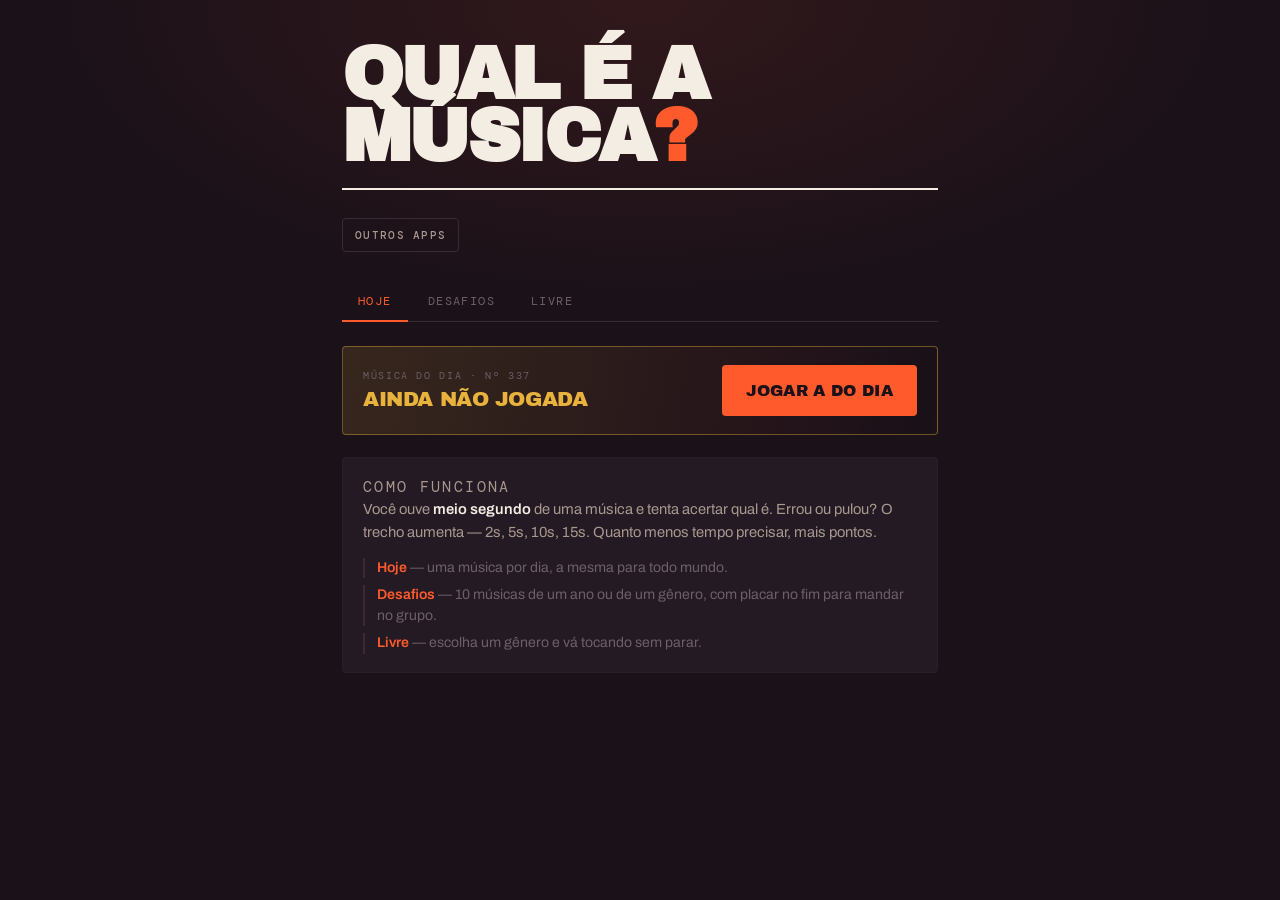
<file: index.html>
<!DOCTYPE html>
<html lang="pt-BR">
<head>
<meta charset="UTF-8">
<meta name="viewport" content="width=device-width, initial-scale=1.0">
<meta name="color-scheme" content="dark">
<meta name="theme-color" content="#1a1119">
<title>Qual é a Música?</title>
<meta name="description" content="Acerte a música brasileira em meio segundo de áudio. Cada erro libera mais tempo. 3.883 músicas, 11 gêneros e desafios por ano.">

<!-- Prévia ao compartilhar o link (WhatsApp, Instagram, Twitter). Sem isso
     o link aparece como texto cru, sem nome nem imagem. As URLs precisam ser
     absolutas: quem monta a prévia não resolve caminho relativo. -->
<meta property="og:type" content="website">
<meta property="og:url" content="https://qualamusica.online/">
<meta property="og:title" content="Qual é a Música?">
<meta property="og:description" content="Acerte a música em meio segundo de áudio. Cada erro libera mais tempo — 2s, 5s, 10s, 15s. Quanto menos precisar, mais pontos.">
<meta property="og:image" content="https://qualamusica.online/og.png">
<meta property="og:image:width" content="1200">
<meta property="og:image:height" content="630">
<meta property="og:locale" content="pt_BR">
<meta property="og:site_name" content="Qual é a Música?">

<meta name="twitter:card" content="summary_large_image">
<meta name="twitter:title" content="Qual é a Música?">
<meta name="twitter:description" content="Acerte a música em meio segundo de áudio. Cada erro libera mais tempo.">
<meta name="twitter:image" content="https://qualamusica.online/og.png">

<link rel="icon" href="/icone-512.png" type="image/png">
<link rel="apple-touch-icon" href="/apple-touch-icon.png">
<link rel="preconnect" href="https://fonts.googleapis.com">
<link rel="preconnect" href="https://fonts.gstatic.com" crossorigin>
<link href="https://fonts.googleapis.com/css2?family=Archivo:wght@400;500;600;700&family=Archivo+Black&family=DM+Mono:wght@400;500&display=swap" rel="stylesheet">
<!-- O ?v= força o navegador a buscar a versão nova em vez da que está em
     cache. Ao mexer em style.css, app.js ou nos dados, incremente o número. -->
<link rel="stylesheet" href="style.css?v=23">
<style>#game-shell{display:block}#app-hub{display:none;min-height:100vh;padding:clamp(28px,7vw,84px) 22px;background:radial-gradient(circle at 88% 12%,rgba(255,90,44,.22),transparent 26rem),#1a1119;color:#f4ede3;font-family:"Archivo",sans-serif}.app-wrap{width:min(1040px,100%);margin:auto}.hub-kicker{margin:0 0 18px;font:500 .72rem "DM Mono",monospace;letter-spacing:.18em;text-transform:uppercase;color:#e8b33c}.hub-title{margin:0;max-width:760px;font-family:"Archivo Black",sans-serif;font-size:clamp(3.2rem,10vw,7.5rem);line-height:.84;letter-spacing:-.06em;text-transform:uppercase}.hub-title em{font-style:normal;color:#ff5a2c}.hub-intro{max-width:47ch;margin:26px 0 42px;color:#a89890;font-size:1.05rem;line-height:1.55}.app-grid{display:grid;grid-template-columns:repeat(2,minmax(0,1fr));gap:12px}.app-card{position:relative;min-height:214px;padding:22px;border:1px solid #3a2a38;background:#241a23;color:#f4ede3;text-align:left;border-radius:4px;overflow:hidden}.app-card:not(:disabled){cursor:pointer;transition:transform .18s ease,border-color .18s ease,background .18s ease}.app-card:not(:disabled):hover{transform:translateY(-4px);border-color:#ff5a2c;background:#2e2130}.app-card::before{content:"";position:absolute;inset:0 auto 0 0;width:5px;background:var(--accent,#ff5a2c)}.app-card:disabled{opacity:.68}.app-type{margin:0;color:#a89890;font:500 .66rem "DM Mono",monospace;letter-spacing:.14em;text-transform:uppercase}.app-name{margin:42px 0 10px;font-family:"Archivo Black",sans-serif;font-size:clamp(1.55rem,4vw,2.4rem);line-height:.94;letter-spacing:-.04em;text-transform:uppercase}.app-desc{margin:0;max-width:29ch;color:#a89890;line-height:1.42;font-size:.9rem}.app-state{position:absolute;right:18px;bottom:16px;font:500 .63rem "DM Mono",monospace;letter-spacing:.11em;text-transform:uppercase;color:var(--accent,#ff5a2c)}.other-apps-btn{margin:18px 0 0;padding:9px 12px;border:1px solid var(--line);border-radius:var(--r);background:transparent;color:var(--bone-dim);font:500 .68rem var(--mono);letter-spacing:.12em;text-transform:uppercase;cursor:pointer}.other-apps-btn:hover{color:var(--bone);border-color:var(--bone-dim)}.hub-footer{margin:28px 0 0;padding-top:16px;border-top:1px solid #3a2a38;color:#6d5f68;font:500 .65rem "DM Mono",monospace;letter-spacing:.1em;text-transform:uppercase}@media(max-width:620px){.app-grid{grid-template-columns:1fr}.app-card{min-height:180px}.hub-title{font-size:clamp(3.1rem,18vw,5.6rem)}}</style></head>
<body>

<section id="app-hub" aria-label="Escolha um app"><div class="app-wrap"><p class="hub-kicker">Outros apps</p><h1 class="hub-title">Mais jogos <em>em desenvolvimento.</em></h1><p class="hub-intro">Esses projetos estão sendo construídos e melhorados aos poucos. Escolha um para experimentar.</p><div class="app-grid"><button type="button" class="app-card" onclick="location.href='/frequencia/'" style="--accent:#e8b33c"><p class="app-type">Ritmo</p><h2 class="app-name">Frequência</h2><p class="app-desc">Um jogo de ritmo e tempo.</p><span class="app-state">Jogar agora →</span></button><button type="button" class="app-card" onclick="location.href='/teste-das-cores/'" style="--accent:#3fa45b"><p class="app-type">Desafio visual</p><h2 class="app-name">Teste das Cores</h2><p class="app-desc">Velocidade, percepção e cores.</p><span class="app-state">Jogar agora →</span></button><button type="button" class="app-card" onclick="location.href='/merge-gems/'" style="--accent:#8c6ff7"><p class="app-type">Quebra-cabeça</p><h2 class="app-name">Merge Gems</h2><p class="app-desc">Combine gemas e alcance novas raridades.</p><span class="app-state">Jogar agora →</span></button><button type="button" class="app-card" onclick="location.href='/nem-a-pombo/'" style="--accent:#69b7ff"><p class="app-type">Jogo casual</p><h2 class="app-name">Nem a Pombo!</h2><p class="app-desc">Um jogo rápido para se divertir.</p><span class="app-state">Jogar agora →</span></button></div><p class="hub-footer">qualamusica.online · central de apps</p></div></section><div id="game-shell"><header class="topbar">
  <h1>Qual é a <br>Música<span class="accent">?</span></h1>
  <div class="rule"></div><button type="button" id="btn-other-apps" class="other-apps-btn">Outros apps</button>
</header>

<main>

  <!-- ESCOLHA DE GÊNERO -->
  <section id="screen-genres" class="screen">
    <nav class="abas" role="tablist" aria-label="Modos de jogo">
      <button type="button" class="aba ativa" data-aba="hoje" role="tab" aria-selected="true">Hoje</button>
      <button type="button" class="aba" data-aba="desafios" role="tab" aria-selected="false">Desafios</button>
      <button type="button" class="aba" data-aba="livre" role="tab" aria-selected="false">Livre</button>
    </nav>

    <!-- HOJE -->
    <div class="painel" id="painel-hoje" role="tabpanel">
      <div id="daily-card" class="daily-card"></div>

      <section class="como-funciona">
        <p class="stats-label">Como funciona</p>
        <p>Você ouve <strong>meio segundo</strong> de uma música e tenta acertar qual é.
        Errou ou pulou? O trecho aumenta — 2s, 5s, 10s, 15s. Quanto menos tempo
        precisar, mais pontos.</p>
        <ul class="modos">
          <li><strong>Hoje</strong> — uma música por dia, a mesma para todo mundo.</li>
          <li><strong>Desafios</strong> — 10 músicas de um ano ou de um gênero, com placar no fim para mandar no grupo.</li>
          <li><strong>Livre</strong> — escolha um gênero e vá tocando sem parar.</li>
        </ul>
      </section>

      <section id="stats-panel" class="stats-panel hidden" aria-label="Suas estatísticas">
      <div class="rank-head">
        <div>
          <p class="stats-label">Patente</p>
          <p class="rank-name" id="rank-name"></p>
        </div>
        <p class="rank-points"><span id="rank-points">0</span> pts</p>
      </div>

      <div class="rank-track">
        <div class="rank-fill" id="rank-fill"></div>
      </div>
      <p class="rank-next" id="rank-next"></p>

      <div class="stats-grid">
        <div class="stat-cell"><b><span id="st-wins">0</span><i>/<span id="st-rounds">0</span></i></b><span>acertos</span></div>
        <div class="stat-cell"><b id="st-rate">0%</b><span>aproveitamento</span></div>
        <div class="stat-cell"><b id="st-best">0</b><span>melhor sequência</span></div>
        <div class="stat-cell"><b id="st-fav">—</b><span>melhor gênero</span></div>
      </div>

      <p class="stats-label">Acertos por trecho</p>
      <div class="dist" id="dist"></div>

        <button type="button" id="btn-reset-stats" class="link-btn reset-btn">Zerar estatísticas</button>
      </section>
    </div>

    <!-- DESAFIOS -->
    <div class="painel hidden" id="painel-desafios" role="tabpanel">
      <p class="subtitle">Dez músicas, placar no fim para mandar no grupo.</p>

      <p class="secao-label hidden" id="ano-label">Top 10 do ano · os maiores sucessos daquele ano</p>
      <div id="ano-grid" class="desafio-lista"></div>

      <p class="secao-label hidden" id="desafios-label">Por gênero · uma de cada ano da década</p>
      <div id="desafio-grid" class="desafio-lista"></div>
    </div>

    <!-- LIVRE -->
    <div class="painel hidden" id="painel-livre" role="tabpanel">
      <p class="subtitle">Sem fim: escolha e vá tocando até cansar.</p>

      <div class="modo">
        <button type="button" id="btn-hits" class="modo-btn" aria-pressed="true">Só os hits</button>
        <span class="modo-hint" id="hits-hint"></span>
      </div>

      <div id="genre-grid" class="genre-grid"></div>

      <p class="secao-label">Por década</p>
      <div id="decade-grid" class="genre-grid"></div>
    </div>
  </section>

  <!-- JOGO -->
  <section id="screen-game" class="screen hidden">
    <button id="btn-change-genre" class="link-btn">← Trocar gênero</button>

    <div class="player-card">
      <button id="btn-play-snippet" class="play-btn">
        <span id="play-btn-label">Tocar trecho</span> · <span id="current-duration">0.5</span>s
      </button>

      <div class="tape">
        <div class="tape-track" id="tape-track">
          <div class="tape-unlocked" id="tape-unlocked"></div>
          <div class="tape-fill" id="tape-fill"></div>
        </div>
        <div class="tape-scale" id="tape-scale"></div>
      </div>
    </div>

    <form id="guess-form" class="guess-form" autocomplete="off">
      <div class="guess-input-wrap">
        <label class="sr-only" for="guess-input">Seu palpite</label>
        <input
          id="guess-input"
          type="text"
          placeholder="Nome da música ou do artista…"
          autocomplete="off"
          autocapitalize="off"
          spellcheck="false"
          role="combobox"
          aria-expanded="false"
          aria-autocomplete="list"
          aria-controls="suggestions-box"
        >
        <div id="suggestions-box" class="suggestions-box hidden" role="listbox" aria-label="Sugestões de músicas"></div>
      </div>
      <button type="submit" id="btn-guess">Chutar</button>
      <button type="button" id="btn-skip">Pular</button>
    </form>

    <div class="history-list" id="history-list" aria-live="polite"></div>

    <div id="reveal-card" class="reveal-card hidden" aria-live="polite">
      <p class="reveal-label" id="reveal-label">A música era</p>
      <!-- o nome do desafio vem antes do placar: é a identidade do que foi
           jogado, e é o que se compara com os amigos -->
      <p id="reveal-sub" class="reveal-sub hidden"></p>
      <p id="reveal-text"></p>
      <div id="desafio-stats" class="desafio-stats hidden"></div>
      <button type="button" id="btn-ouvir" class="ouvir-btn hidden">Ouvir a música</button>
      <div id="ouvir-barra" class="ouvir-barra hidden"><div id="ouvir-fill" class="ouvir-fill"></div></div>
      <button id="btn-next-song" class="play-btn">Próxima música</button>
      <button type="button" id="btn-share-desafio" class="modo-btn share-desafio hidden">Compartilhar</button>
    </div>

  </section>

</main></div>
<script src="data/songs.js?v=23"></script>
<script src="data/decoys.js?v=23"></script>
<script src="app.js?v=23"></script><script>document.getElementById("btn-other-apps").addEventListener("click",()=>{document.getElementById("game-shell").style.display="none";document.getElementById("app-hub").style.display="block";document.title="Outros apps"})</script>
</body>
</html>
</file>
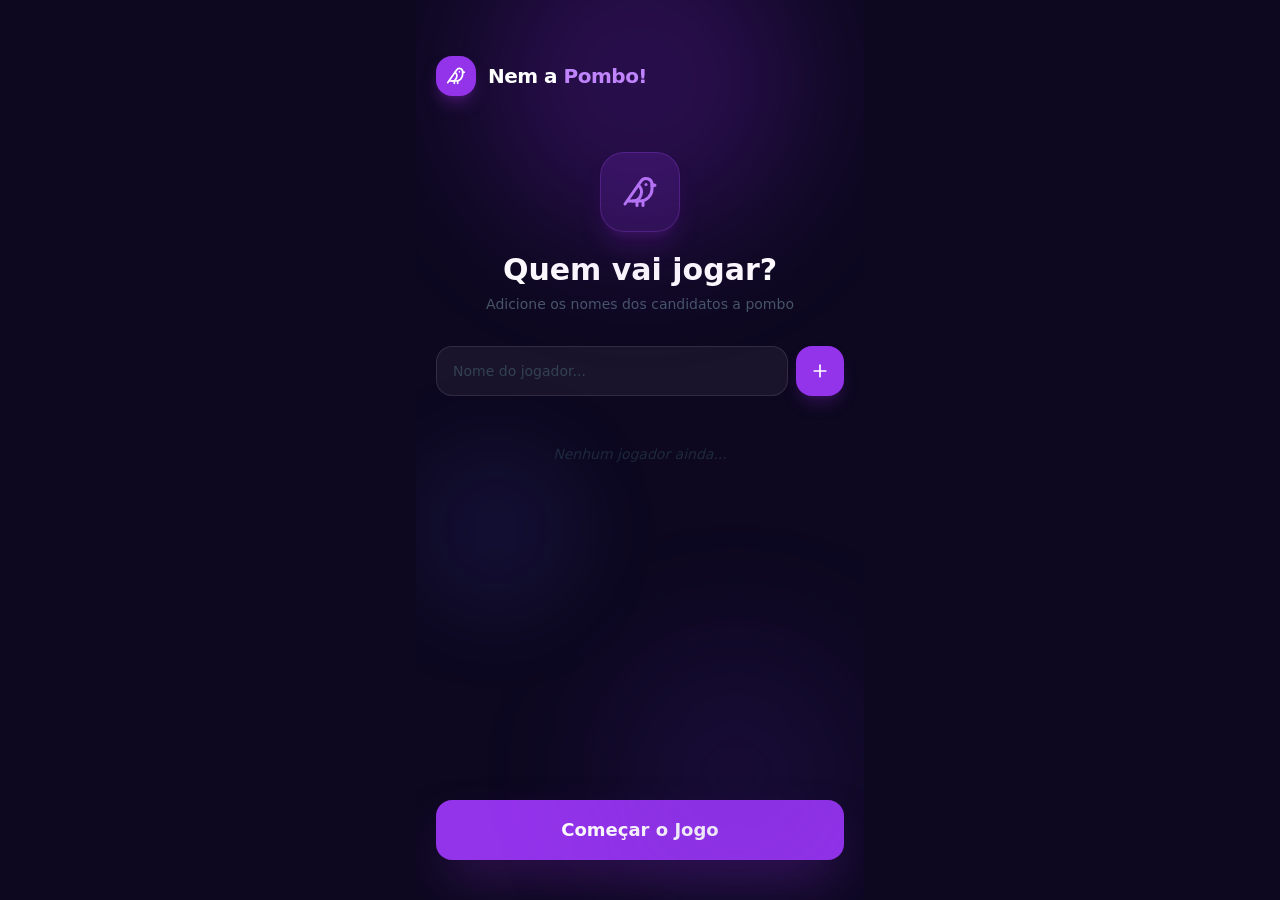
<file: nem-a-pombo/index.html>
<!DOCTYPE html>
<html lang="pt-BR">
  <head>
    <meta charset="UTF-8" />
    <meta name="viewport" content="width=device-width, initial-scale=1.0" />
    <title>Nem a Pombo!</title>
    <script type="module" crossorigin src="/nem-a-pombo/assets/index-CO2yRTkf.js"></script>
    <link rel="stylesheet" crossorigin href="/nem-a-pombo/assets/index-DblIQqm2.css">
  </head>
  <body>
    <div id="root"></div>
  </body>
</html>
</file>
<file: style.css>
/* ============================================================
   Qual é a Música — direção visual: capa de disco brasileira
   dos anos 60. Fundo ameixa, tipo pesado, cor com significado:
   laranja = a marca, ouro = acertou o artista, verde = acertou.
   ============================================================ */

:root {
  --ink: #1a1119;
  --ink-raise: #241a23;
  --ink-high: #2e2130;
  --line: #3a2a38;
  --line-soft: #2a1e29;

  --bone: #f4ede3;
  --bone-dim: #a89890;
  --bone-faint: #6d5f68;

  --laranja: #ff5a2c;
  --laranja-deep: #d8431b;
  --ouro: #e8b33c;
  --verde: #3fa45b;

  --display: "Archivo Black", "Archivo", Impact, sans-serif;
  --body: "Archivo", -apple-system, "Segoe UI", Roboto, sans-serif;
  --mono: "DM Mono", ui-monospace, "SF Mono", Consolas, monospace;

  --r: 4px;
}

* { box-sizing: border-box; }

html {
  -webkit-text-size-adjust: 100%;
  color-scheme: dark;
}

/* rótulo só para leitor de tela */
.sr-only {
  position: absolute;
  width: 1px; height: 1px;
  padding: 0; margin: -1px;
  overflow: hidden;
  clip: rect(0, 0, 0, 0);
  white-space: nowrap;
  border: 0;
}

button, input {
  touch-action: manipulation;
  -webkit-tap-highlight-color: transparent;
}

body {
  margin: 0;
  font-family: var(--body);
  background: var(--ink);
  color: var(--bone);
  min-height: 100vh;
  /* grão sutil de papel, para o fundo não ficar plano como um app */
  background-image:
    radial-gradient(ellipse 70% 50% at 50% 0%, rgba(255, 90, 44, 0.1), transparent 70%);
}

::selection { background: var(--laranja); color: var(--ink); }

:focus-visible {
  outline: 2px solid var(--laranja);
  outline-offset: 3px;
}

/* ---------- cabeçalho ---------- */

.topbar {
  max-width: 640px;
  margin: 0 auto;
  padding: 44px 22px 0;
}

.topbar h1 {
  margin: 0;
  font-family: var(--display);
  font-size: clamp(2.9rem, 12vw, 4.6rem);
  line-height: 0.84;
  letter-spacing: -0.035em;
  text-transform: uppercase;
  text-wrap: balance;
}

.topbar h1 .accent { color: var(--laranja); }

.rule {
  height: 2px;
  background: var(--bone);
  margin: 20px 0 10px;
}

/* Durante a partida o título encolhe e a marca vira uma linha só:
   o que importa na tela é o player, não o cabeçalho. */
body.in-game .topbar { padding-top: 26px; }
body.in-game .topbar h1 { font-size: clamp(1.5rem, 5vw, 1.9rem); }
body.in-game .topbar h1 br { display: none; }
body.in-game .rule { margin: 13px 0 9px; }

.stats {
  display: flex;
  gap: 22px;
  font-family: var(--mono);
  font-size: 0.72rem;
  letter-spacing: 0.14em;
  text-transform: uppercase;
  color: var(--bone-dim);
}

.stats strong {
  color: var(--bone);
  font-weight: 500;
  font-variant-numeric: tabular-nums;
}

main {
  max-width: 640px;
  margin: 0 auto;
  padding: 30px 22px 70px;
}

.screen.hidden { display: none; }

/* ---------- seleção de gênero ---------- */

.subtitle {
  color: var(--bone-dim);
  margin: 0 0 26px;
  font-size: 0.98rem;
  max-width: 42ch;
  line-height: 1.5;
}

/* abas */
.abas {
  display: flex;
  gap: 4px;
  margin-bottom: 24px;
  border-bottom: 1px solid var(--line);
}

.aba {
  font-family: var(--mono);
  font-size: 0.74rem;
  letter-spacing: 0.12em;
  text-transform: uppercase;
  padding: 11px 16px;
  border: none;
  border-bottom: 2px solid transparent;
  background: none;
  color: var(--bone-faint);
  cursor: pointer;
  margin-bottom: -1px;
  transition: color 0.15s ease, border-color 0.15s ease;
}
.aba:hover { color: var(--bone-dim); }

.aba.ativa {
  color: var(--laranja);
  border-bottom-color: var(--laranja);
}

.painel.hidden { display: none; }

/* música do dia */
.daily-card {
  display: flex;
  align-items: center;
  justify-content: space-between;
  gap: 16px;
  flex-wrap: wrap;
  margin-bottom: 22px;
  padding: 18px 20px;
  background: linear-gradient(100deg, rgba(232, 179, 60, 0.14), rgba(255, 90, 44, 0.05) 70%, transparent);
  border: 1px solid rgba(232, 179, 60, 0.4);
  border-radius: var(--r);
}

.daily-info { min-width: 0; }

.daily-status {
  margin: 0;
  font-family: var(--display);
  font-size: clamp(1.05rem, 4vw, 1.3rem);
  line-height: 1.1;
  letter-spacing: -0.02em;
  text-transform: uppercase;
  color: var(--ouro);
}

.daily-acoes {
  display: flex;
  align-items: center;
  gap: 10px;
  flex-wrap: wrap;
}

.daily-play { padding: 12px 22px; font-size: 0.9rem; }

.daily-next {
  font-family: var(--mono);
  font-size: 0.66rem;
  letter-spacing: 0.08em;
  color: var(--bone-faint);
}

/* explicação do jogo, na aba de entrada */
.como-funciona {
  margin-top: 22px;
  padding: 18px 20px;
  background: var(--ink-raise);
  border: 1px solid var(--line-soft);
  border-radius: var(--r);
}

.como-funciona p {
  margin: 0;
  color: var(--bone-dim);
  font-size: 0.92rem;
  line-height: 1.55;
}
.como-funciona p strong { color: var(--bone); font-weight: 600; }

.modos {
  margin: 14px 0 0;
  padding: 0;
  list-style: none;
  display: flex;
  flex-direction: column;
  gap: 7px;
}

.modos li {
  font-size: 0.88rem;
  line-height: 1.45;
  color: var(--bone-faint);
  padding-left: 12px;
  border-left: 2px solid var(--line);
}
.modos li strong { color: var(--laranja); font-weight: 600; }

/* botão de ouvir a música na revelação */
.ouvir-btn {
  display: block;
  width: 100%;
  margin-bottom: 10px;
  font-family: var(--mono);
  font-size: 0.74rem;
  letter-spacing: 0.12em;
  text-transform: uppercase;
  padding: 13px 18px;
  border-radius: var(--r);
  border: 1px solid var(--line);
  background: transparent;
  color: var(--bone-dim);
  cursor: pointer;
  transition: color 0.14s ease, border-color 0.14s ease;
}
.ouvir-btn:hover { color: var(--bone); border-color: var(--bone-dim); }
.ouvir-btn.hidden { display: none; }

/* desafios: uma linha por gênero, décadas como fichas */
.desafio-lista {
  display: flex;
  flex-direction: column;
  gap: 1px;
  background: var(--line-soft);
  border: 1px solid var(--line-soft);
  border-radius: var(--r);
  overflow: hidden;
}

/* Nome do gênero em cima e as décadas embaixo: com o rótulo inteiro
   ("Anos 2000") as fichas não cabem na mesma linha num celular. */
.desafio-linha {
  --chip: var(--laranja);
  padding: 13px 15px;
  background: var(--ink-raise);
  border-left: 3px solid var(--chip);
}

.desafio-genero {
  display: block;
  margin-bottom: 9px;
  font-family: var(--display);
  font-size: 0.86rem;
  letter-spacing: -0.01em;
  text-transform: uppercase;
}

.desafio-chips { display: flex; gap: 6px; flex-wrap: wrap; }

.desafio-chip {
  font-family: var(--mono);
  font-size: 0.7rem;
  letter-spacing: 0.04em;
  padding: 6px 11px;
  border-radius: 999px;
  border: 1px solid var(--line);
  background: transparent;
  color: var(--bone-dim);
  cursor: pointer;
  transition: background 0.14s ease, color 0.14s ease, border-color 0.14s ease;
}
.desafio-chip:hover {
  background: var(--chip);
  border-color: var(--chip);
  color: var(--ink);
}

/* já jogado: mostra o placar e não recomeça */
.desafio-chip.feito {
  border-color: var(--line-soft);
  background: var(--ink);
  color: var(--bone-faint);
}
.desafio-chip.feito:hover {
  background: var(--ink);
  border-color: var(--bone-faint);
  color: var(--bone-dim);
}

/* Nome do desafio: é a identidade do que foi jogado e o que se compara com
   os amigos, então vem antes do placar e com peso de título. */
.reveal-sub {
  margin: 0 0 4px;
  font-family: var(--display);
  font-size: clamp(1.1rem, 4.5vw, 1.45rem);
  line-height: 1.1;
  letter-spacing: -0.02em;
  text-transform: uppercase;
  color: var(--ouro);
}
.reveal-sub.hidden { display: none; }

/* linha do tempo dos 30s da prévia */
.ouvir-barra {
  height: 4px;
  margin: -4px 0 12px;
  background: var(--ink);
  border-radius: 999px;
  overflow: hidden;
}
.ouvir-barra.hidden { display: none; }

.ouvir-fill {
  height: 100%;
  width: 0%;
  background: var(--bone-dim);
}

.share-desafio { margin-top: 10px; width: 100%; }
.share-desafio.hidden { display: none; }

/* No placar do desafio some tudo que era da rodada */
body.mostrando-resultado .player-card,
body.mostrando-resultado .guess-form,
body.mostrando-resultado .history-list,
body.mostrando-resultado #btn-change-genre {
  display: none;
}

body.mostrando-resultado .reveal-card {
  padding: 30px 24px 26px;
}

body.mostrando-resultado #reveal-text {
  font-size: clamp(2rem, 9vw, 2.8rem);
  margin-bottom: 6px;
}

/* resultado do desafio */
.desafio-stats {
  margin: 4px 0 20px;
  text-align: left;
}
.desafio-stats.hidden { display: none; }
.desafio-stats .stats-grid { margin: 0 0 18px; }
.desafio-stats .rank-next { margin-top: 12px; }

/* a barra das que não saíram fica apagada, não laranja */
.dist-fill.falhou {
  background: var(--line);
}

.secao-label.hidden { display: none; }

/* seletor de dificuldade */
.modo {
  display: flex;
  align-items: center;
  gap: 12px;
  flex-wrap: wrap;
  margin-bottom: 20px;
}

.modo-btn {
  font-family: var(--mono);
  font-size: 0.72rem;
  letter-spacing: 0.12em;
  text-transform: uppercase;
  padding: 9px 15px;
  border-radius: 999px;
  border: 1px solid var(--line);
  background: transparent;
  color: var(--bone-dim);
  cursor: pointer;
  white-space: nowrap;
  transition: background 0.15s ease, color 0.15s ease, border-color 0.15s ease;
}
.modo-btn:hover { border-color: var(--bone-dim); color: var(--bone); }

.modo-btn.ligado {
  background: var(--laranja);
  border-color: var(--laranja);
  color: var(--ink);
  font-weight: 500;
}

.modo-hint {
  font-size: 0.82rem;
  color: var(--bone-faint);
  flex: 1;
  min-width: 200px;
}

.secao-label {
  margin: 30px 0 12px;
  font-family: var(--mono);
  font-size: 0.66rem;
  letter-spacing: 0.16em;
  text-transform: uppercase;
  color: var(--bone-faint);
}

.genre-grid {
  display: grid;
  grid-template-columns: repeat(auto-fill, minmax(178px, 1fr));
  gap: 10px;
}

.genre-card {
  --chip: var(--laranja);
  position: relative;
  display: flex;
  flex-direction: column;
  min-height: 128px;
  font-family: var(--body);
  background: var(--ink-raise);
  border: 1px solid var(--line-soft);
  border-radius: var(--r);
  padding: 18px 18px 16px 22px;
  text-align: left;
  cursor: pointer;
  color: var(--bone);
  overflow: hidden;
  transition: background 0.18s ease, border-color 0.18s ease, transform 0.18s ease;
}

/* faixa de cor: substitui o emoji como marca do gênero */
.genre-card::before {
  content: "";
  position: absolute;
  left: 0; top: 0; bottom: 0;
  width: 5px;
  background: var(--chip);
  transition: width 0.18s ease;
}

.genre-card:hover:not(:disabled),
.genre-card:focus-visible:not(:disabled) {
  background: var(--ink-high);
  border-color: var(--line);
  transform: translateY(-2px);
}

.genre-card:hover:not(:disabled)::before { width: 9px; }

.genre-card:disabled { opacity: 0.35; cursor: default; }

.genre-name {
  display: block;
  font-family: var(--display);
  font-size: 1.06rem;
  line-height: 1.1;
  letter-spacing: -0.015em;
  text-transform: uppercase;
}

/* alinhado ao rodapé do card: o número fica na mesma linha em todos,
   mesmo quando o nome do gênero quebra em duas linhas */
.genre-count {
  display: block;
  margin-top: auto;
  padding-top: 12px;
  font-family: var(--mono);
  font-size: 0.7rem;
  letter-spacing: 0.1em;
  color: var(--bone-faint);
  text-transform: uppercase;
}

.genre-count b {
  color: var(--chip);
  font-weight: 500;
  font-size: 1.5rem;
  letter-spacing: -0.02em;
  display: block;
  margin-bottom: 1px;
}

.genre-card-featured {
  grid-column: 1 / -1;
  background: linear-gradient(100deg, rgba(255, 90, 44, 0.16), rgba(232, 179, 60, 0.05) 60%, transparent);
  border-color: rgba(255, 90, 44, 0.4);
  flex-direction: row;
  align-items: center;
  justify-content: space-between;
  gap: 16px;
  min-height: 0;
}

.genre-card-featured .genre-name { font-size: 1.5rem; }
.genre-card-featured .genre-count { margin-top: 0; padding-top: 0; text-align: right; }

/* ---------- painel de estatísticas ---------- */

.stats-panel {
  margin-top: 26px;
  padding: 22px 20px 16px;
  background: var(--ink-raise);
  border: 1px solid var(--line-soft);
  border-radius: var(--r);
}
.stats-panel.hidden { display: none; }

.stats-label {
  margin: 0 0 6px;
  font-family: var(--mono);
  font-size: 0.64rem;
  letter-spacing: 0.16em;
  text-transform: uppercase;
  color: var(--bone-faint);
}

.rank-head {
  display: flex;
  align-items: flex-end;
  justify-content: space-between;
  gap: 14px;
}

.rank-name {
  margin: 0;
  font-family: var(--display);
  font-size: clamp(1.15rem, 4.5vw, 1.5rem);
  line-height: 1.05;
  letter-spacing: -0.02em;
  text-transform: uppercase;
  color: var(--ouro);
}

.rank-points {
  margin: 0;
  font-family: var(--mono);
  font-size: 0.76rem;
  color: var(--bone-dim);
  white-space: nowrap;
  font-variant-numeric: tabular-nums;
}
.rank-points span { color: var(--bone); font-size: 1.15rem; }

.rank-track {
  height: 6px;
  margin-top: 14px;
  background: var(--ink);
  border-radius: 999px;
  overflow: hidden;
}

.rank-fill {
  height: 100%;
  width: 0%;
  background: linear-gradient(90deg, var(--laranja), var(--ouro));
  transition: width 0.45s ease;
}

.rank-next {
  margin: 7px 0 0;
  font-family: var(--mono);
  font-size: 0.66rem;
  letter-spacing: 0.06em;
  color: var(--bone-faint);
}

.stats-grid {
  display: grid;
  grid-template-columns: repeat(auto-fit, minmax(120px, 1fr));
  gap: 1px;
  margin: 22px 0;
  background: var(--line-soft);
  border: 1px solid var(--line-soft);
  border-radius: var(--r);
  overflow: hidden;
}

.stat-cell {
  background: var(--ink-raise);
  padding: 13px 14px;
}

.stat-cell b {
  display: block;
  font-family: var(--mono);
  font-size: 1.5rem;
  font-weight: 500;
  letter-spacing: -0.02em;
  color: var(--bone);
  font-variant-numeric: tabular-nums;
  /* nomes de gênero longos não podem empurrar a grade */
  overflow: hidden;
  text-overflow: ellipsis;
  white-space: nowrap;
}

/* o total ("/12") fica menor que os acertos: o número que importa é o primeiro */
.stat-cell b i {
  font-style: normal;
  font-size: 0.95rem;
  color: var(--bone-faint);
}

.stat-cell > span {
  display: block;
  margin-top: 3px;
  font-family: var(--mono);
  font-size: 0.62rem;
  letter-spacing: 0.1em;
  text-transform: uppercase;
  color: var(--bone-faint);
}

/* distribuição: quanto de música bastou em cada acerto */
.dist { display: flex; flex-direction: column; gap: 5px; }

.dist-row {
  display: flex;
  align-items: center;
  gap: 10px;
  font-family: var(--mono);
  font-size: 0.7rem;
}

.dist-label {
  width: 34px;
  text-align: right;
  color: var(--bone-dim);
  flex-shrink: 0;
}

.dist-bar {
  flex: 1;
  min-width: 0;
  height: 16px;
  background: var(--ink);
  border-radius: 2px;
  overflow: hidden;
}

.dist-fill {
  display: block;
  height: 100%;
  background: repeating-linear-gradient(90deg, var(--laranja) 0 3px, var(--laranja-deep) 3px 6px);
  transition: width 0.45s ease;
}

.dist-count {
  width: 26px;
  color: var(--bone);
  font-variant-numeric: tabular-nums;
  flex-shrink: 0;
}

.reset-btn { margin: 18px 0 0; }
.reset-btn:hover { color: var(--danger, #ef4444); }

/* ---------- tela de jogo ---------- */

.link-btn {
  font-family: var(--mono);
  background: none;
  border: none;
  color: var(--bone-faint);
  cursor: pointer;
  font-size: 0.72rem;
  letter-spacing: 0.14em;
  text-transform: uppercase;
  padding: 0;
  margin-bottom: 22px;
}
.link-btn:hover { color: var(--laranja); }

.player-card {
  background: var(--ink-raise);
  border: 1px solid var(--line-soft);
  border-radius: var(--r);
  padding: 30px 26px 22px;
  margin-bottom: 14px;
}

.play-btn {
  display: block;
  width: 100%;
  font-family: var(--display);
  background: var(--laranja);
  color: var(--ink);
  border: none;
  border-radius: var(--r);
  padding: 17px 24px;
  font-size: 1rem;
  letter-spacing: 0.02em;
  text-transform: uppercase;
  cursor: pointer;
  transition: background 0.14s ease;
}
.play-btn:hover:not(:disabled) { background: #ff7449; }
.play-btn:disabled { background: var(--ink-high); color: var(--bone-faint); cursor: default; }

/* ---- assinatura: a fita de tempo ---- */

.tape {
  margin-top: 22px;
}

.tape-track {
  position: relative;
  height: 26px;
  background: var(--ink);
  border: 1px solid var(--line-soft);
  border-radius: 2px;
  overflow: hidden;
}

/* trecho já liberado: fica marcado em tom fraco mesmo com a música parada,
   para a fita mostrar quanto tempo o jogador tem disponível */
.tape-unlocked {
  position: absolute;
  top: 0; bottom: 0; left: 0;
  width: 0%;
  background: rgba(255, 90, 44, 0.14);
  transition: width 0.25s ease;
}

.tape-fill {
  position: absolute;
  top: 0; bottom: 0; left: 0;
  width: 0%;
  background: repeating-linear-gradient(
    90deg,
    var(--laranja) 0 3px,
    var(--laranja-deep) 3px 6px
  );
  transition: width 0.08s linear;
}

.tape-tick {
  position: absolute;
  top: 0; bottom: 0;
  width: 1px;
  background: var(--line);
}

/* Cada rótulo é ancorado na posição da sua marca na fita, centralizado
   nela. Segmentos de largura proporcional não servem: o trecho de 0.5s
   ocupa 3% da fita e o texto transbordaria por cima do "2s". */
.tape-scale {
  position: relative;
  height: 1.1em;
  margin-top: 7px;
  font-family: var(--mono);
  font-size: 0.66rem;
  letter-spacing: 0.06em;
  color: var(--bone-faint);
}

.tape-scale span {
  position: absolute;
  top: 0;
  transform: translateX(-50%);
  white-space: nowrap;
  transition: color 0.18s ease;
}

/* Extremos ancorados nas bordas da fita, e não na marca: centralizado, o
   "0.5s" (marca a 3%) encostaria no "2s" numa tela estreita. */
.tape-scale span:first-child { left: 0 !important; transform: none; }
.tape-scale span:last-child { transform: translateX(-100%); }

.tape-scale span.done { color: var(--bone-dim); }
.tape-scale span.now { color: var(--laranja); }

/* ---------- palpite ---------- */

.guess-form {
  display: flex;
  gap: 8px;
  margin-bottom: 16px;
}

.guess-input-wrap {
  position: relative;
  flex: 1;
  min-width: 0;
}

.guess-form input {
  width: 100%;
  padding: 15px 16px;
  border-radius: var(--r);
  border: 1px solid var(--line);
  background: var(--ink-raise);
  color: var(--bone);
  font-size: 0.98rem;
  font-family: var(--body);
}

.guess-form input::placeholder { color: var(--bone-faint); }
.guess-form input:focus {
  outline: none;
  border-color: var(--laranja);
}

.guess-form button {
  font-family: var(--mono);
  padding: 15px 17px;
  border-radius: var(--r);
  border: 1px solid var(--line);
  background: transparent;
  color: var(--bone-dim);
  font-size: 0.74rem;
  letter-spacing: 0.12em;
  text-transform: uppercase;
  cursor: pointer;
  transition: color 0.14s ease, border-color 0.14s ease, background 0.14s ease;
  white-space: nowrap;
}
.guess-form button:hover:not(:disabled) { color: var(--bone); border-color: var(--bone-dim); }

.guess-form button#btn-guess {
  background: var(--bone);
  color: var(--ink);
  border-color: var(--bone);
  font-weight: 500;
}
.guess-form button#btn-guess:hover:not(:disabled) { background: #fff; }
.guess-form button:disabled { opacity: 0.4; cursor: default; }

/* ---------- sugestões ---------- */

.suggestions-box {
  position: absolute;
  top: calc(100% + 5px);
  left: 0; right: 0;
  z-index: 20;
  background: var(--ink-high);
  border: 1px solid var(--line);
  border-radius: var(--r);
  max-height: 340px;
  overflow-y: auto;
  overscroll-behavior: contain;
  box-shadow: 0 16px 34px rgba(0, 0, 0, 0.55);
}
.suggestions-box.hidden { display: none; }

.suggestion-item {
  padding: 11px 15px;
  cursor: pointer;
  font-size: 0.9rem;
  border-bottom: 1px solid var(--line-soft);
  border-left: 3px solid transparent;
}
.suggestion-item:last-child { border-bottom: none; }
.suggestion-item .sug-title { font-weight: 600; }
.suggestion-item .sug-artist { color: var(--bone-faint); }
.suggestion-item:hover,
.suggestion-item.active {
  background: var(--ink-raise);
  border-left-color: var(--laranja);
}

/* ---------- histórico ---------- */

.history-list {
  display: flex;
  flex-direction: column;
  gap: 5px;
  margin-bottom: 22px;
}

.history-row {
  display: flex;
  align-items: baseline;
  gap: 13px;
  padding: 13px 16px;
  border-radius: var(--r);
  font-size: 0.93rem;
  background: var(--ink-raise);
  border: 1px solid var(--line-soft);
  border-left: 3px solid var(--bone-faint);
  animation: row-in 0.22s ease;
}

@keyframes row-in {
  from { opacity: 0; transform: translateY(-5px); }
  to { opacity: 1; transform: translateY(0); }
}

/* rótulo textual: o estado não depende só da cor */
.history-tag {
  font-family: var(--mono);
  font-size: 0.62rem;
  letter-spacing: 0.14em;
  text-transform: uppercase;
  color: var(--bone-faint);
  flex-shrink: 0;
  width: 62px;
}

.history-text { flex: 1; min-width: 0; }

.history-row.skipped { color: var(--bone-faint); }

.history-row.same-artist {
  border-left-color: var(--ouro);
  background: rgba(232, 179, 60, 0.07);
}
.history-row.same-artist .history-tag { color: var(--ouro); }

.history-row.correct-guess {
  border-left-color: var(--verde);
  background: rgba(63, 164, 91, 0.1);
}
.history-row.correct-guess .history-tag { color: var(--verde); }

/* ---------- revelação ---------- */

.reveal-card {
  background: var(--ink-raise);
  border: 1px solid var(--line-soft);
  border-radius: var(--r);
  padding: 24px;
}
.reveal-card.hidden { display: none; }

.reveal-label {
  font-family: var(--mono);
  font-size: 0.66rem;
  letter-spacing: 0.16em;
  text-transform: uppercase;
  color: var(--bone-faint);
  margin: 0 0 8px;
}

#reveal-text {
  font-family: var(--display);
  font-size: 1.35rem;
  line-height: 1.15;
  letter-spacing: -0.02em;
  margin: 0 0 20px;
}

footer {
  max-width: 640px;
  margin: 0 auto;
  color: var(--bone-faint);
  font-family: var(--mono);
  font-size: 0.68rem;
  letter-spacing: 0.1em;
  text-transform: uppercase;
  padding: 0 22px 34px;
}

.shake { animation: shake 0.3s; }
@keyframes shake {
  0%, 100% { transform: translateX(0); }
  25% { transform: translateX(-5px); }
  75% { transform: translateX(5px); }
}

@media (max-width: 460px) {
  .guess-form { flex-wrap: wrap; }
  .guess-input-wrap { flex-basis: 100%; }
  .guess-form button { flex: 1; }
  .history-tag { width: 54px; }

  /* Aqui os botões ficam ABAIXO do campo, então a lista aberta para baixo
     cobriria o "Chutar" — o toque cairia numa sugestão em vez do botão.
     Abrindo para cima ela só cobre o player, que não é usado ao digitar. */
  .suggestions-box {
    top: auto;
    bottom: calc(100% + 5px);
    max-height: 280px;
  }
}

@media (prefers-reduced-motion: reduce) {
  *, *::before, *::after {
    animation-duration: 0.01ms !important;
    transition-duration: 0.01ms !important;
  }
}
</file>
<file: nem-a-pombo/assets/index-DblIQqm2.css>
*,:before,:after{--tw-border-spacing-x: 0;--tw-border-spacing-y: 0;--tw-translate-x: 0;--tw-translate-y: 0;--tw-rotate: 0;--tw-skew-x: 0;--tw-skew-y: 0;--tw-scale-x: 1;--tw-scale-y: 1;--tw-pan-x: ;--tw-pan-y: ;--tw-pinch-zoom: ;--tw-scroll-snap-strictness: proximity;--tw-gradient-from-position: ;--tw-gradient-via-position: ;--tw-gradient-to-position: ;--tw-ordinal: ;--tw-slashed-zero: ;--tw-numeric-figure: ;--tw-numeric-spacing: ;--tw-numeric-fraction: ;--tw-ring-inset: ;--tw-ring-offset-width: 0px;--tw-ring-offset-color: #fff;--tw-ring-color: rgb(59 130 246 / .5);--tw-ring-offset-shadow: 0 0 #0000;--tw-ring-shadow: 0 0 #0000;--tw-shadow: 0 0 #0000;--tw-shadow-colored: 0 0 #0000;--tw-blur: ;--tw-brightness: ;--tw-contrast: ;--tw-grayscale: ;--tw-hue-rotate: ;--tw-invert: ;--tw-saturate: ;--tw-sepia: ;--tw-drop-shadow: ;--tw-backdrop-blur: ;--tw-backdrop-brightness: ;--tw-backdrop-contrast: ;--tw-backdrop-grayscale: ;--tw-backdrop-hue-rotate: ;--tw-backdrop-invert: ;--tw-backdrop-opacity: ;--tw-backdrop-saturate: ;--tw-backdrop-sepia: ;--tw-contain-size: ;--tw-contain-layout: ;--tw-contain-paint: ;--tw-contain-style: }::backdrop{--tw-border-spacing-x: 0;--tw-border-spacing-y: 0;--tw-translate-x: 0;--tw-translate-y: 0;--tw-rotate: 0;--tw-skew-x: 0;--tw-skew-y: 0;--tw-scale-x: 1;--tw-scale-y: 1;--tw-pan-x: ;--tw-pan-y: ;--tw-pinch-zoom: ;--tw-scroll-snap-strictness: proximity;--tw-gradient-from-position: ;--tw-gradient-via-position: ;--tw-gradient-to-position: ;--tw-ordinal: ;--tw-slashed-zero: ;--tw-numeric-figure: ;--tw-numeric-spacing: ;--tw-numeric-fraction: ;--tw-ring-inset: ;--tw-ring-offset-width: 0px;--tw-ring-offset-color: #fff;--tw-ring-color: rgb(59 130 246 / .5);--tw-ring-offset-shadow: 0 0 #0000;--tw-ring-shadow: 0 0 #0000;--tw-shadow: 0 0 #0000;--tw-shadow-colored: 0 0 #0000;--tw-blur: ;--tw-brightness: ;--tw-contrast: ;--tw-grayscale: ;--tw-hue-rotate: ;--tw-invert: ;--tw-saturate: ;--tw-sepia: ;--tw-drop-shadow: ;--tw-backdrop-blur: ;--tw-backdrop-brightness: ;--tw-backdrop-contrast: ;--tw-backdrop-grayscale: ;--tw-backdrop-hue-rotate: ;--tw-backdrop-invert: ;--tw-backdrop-opacity: ;--tw-backdrop-saturate: ;--tw-backdrop-sepia: ;--tw-contain-size: ;--tw-contain-layout: ;--tw-contain-paint: ;--tw-contain-style: }*,:before,:after{box-sizing:border-box;border-width:0;border-style:solid;border-color:#e5e7eb}:before,:after{--tw-content: ""}html,:host{line-height:1.5;-webkit-text-size-adjust:100%;-moz-tab-size:4;-o-tab-size:4;tab-size:4;font-family:ui-sans-serif,system-ui,sans-serif,"Apple Color Emoji","Segoe UI Emoji",Segoe UI Symbol,"Noto Color Emoji";font-feature-settings:normal;font-variation-settings:normal;-webkit-tap-highlight-color:transparent}body{margin:0;line-height:inherit}hr{height:0;color:inherit;border-top-width:1px}abbr:where([title]){-webkit-text-decoration:underline dotted;text-decoration:underline dotted}h1,h2,h3,h4,h5,h6{font-size:inherit;font-weight:inherit}a{color:inherit;text-decoration:inherit}b,strong{font-weight:bolder}code,kbd,samp,pre{font-family:ui-monospace,SFMono-Regular,Menlo,Monaco,Consolas,Liberation Mono,Courier New,monospace;font-feature-settings:normal;font-variation-settings:normal;font-size:1em}small{font-size:80%}sub,sup{font-size:75%;line-height:0;position:relative;vertical-align:baseline}sub{bottom:-.25em}sup{top:-.5em}table{text-indent:0;border-color:inherit;border-collapse:collapse}button,input,optgroup,select,textarea{font-family:inherit;font-feature-settings:inherit;font-variation-settings:inherit;font-size:100%;font-weight:inherit;line-height:inherit;letter-spacing:inherit;color:inherit;margin:0;padding:0}button,select{text-transform:none}button,input:where([type=button]),input:where([type=reset]),input:where([type=submit]){-webkit-appearance:button;background-color:transparent;background-image:none}:-moz-focusring{outline:auto}:-moz-ui-invalid{box-shadow:none}progress{vertical-align:baseline}::-webkit-inner-spin-button,::-webkit-outer-spin-button{height:auto}[type=search]{-webkit-appearance:textfield;outline-offset:-2px}::-webkit-search-decoration{-webkit-appearance:none}::-webkit-file-upload-button{-webkit-appearance:button;font:inherit}summary{display:list-item}blockquote,dl,dd,h1,h2,h3,h4,h5,h6,hr,figure,p,pre{margin:0}fieldset{margin:0;padding:0}legend{padding:0}ol,ul,menu{list-style:none;margin:0;padding:0}dialog{padding:0}textarea{resize:vertical}input::-moz-placeholder,textarea::-moz-placeholder{opacity:1;color:#9ca3af}input::placeholder,textarea::placeholder{opacity:1;color:#9ca3af}button,[role=button]{cursor:pointer}:disabled{cursor:default}img,svg,video,canvas,audio,iframe,embed,object{display:block;vertical-align:middle}img,video{max-width:100%;height:auto}[hidden]:where(:not([hidden=until-found])){display:none}.pointer-events-none{pointer-events:none}.fixed{position:fixed}.absolute{position:absolute}.relative{position:relative}.inset-0{top:0;right:0;bottom:0;left:0}.-top-20{top:-5rem}.bottom-0{bottom:0}.left-0{left:0}.left-1\/2{left:50%}.right-0{right:0}.top-0{top:0}.top-1\/2{top:50%}.z-50{z-index:50}.mx-auto{margin-left:auto;margin-right:auto}.mb-1\.5{margin-bottom:.375rem}.mb-4{margin-bottom:1rem}.mb-5{margin-bottom:1.25rem}.mb-6{margin-bottom:1.5rem}.mb-8{margin-bottom:2rem}.mt-0\.5{margin-top:.125rem}.mt-6{margin-top:1.5rem}.flex{display:flex}.inline-flex{display:inline-flex}.h-11{height:2.75rem}.h-20{height:5rem}.h-3\.5{height:.875rem}.h-4{height:1rem}.h-40{height:10rem}.h-5{height:1.25rem}.h-64{height:16rem}.h-8{height:2rem}.h-80{height:20rem}.h-9{height:2.25rem}.h-px{height:1px}.min-h-\[100px\]{min-height:100px}.min-h-screen{min-height:100vh}.w-11{width:2.75rem}.w-12{width:3rem}.w-20{width:5rem}.w-24{width:6rem}.w-3\.5{width:.875rem}.w-4{width:1rem}.w-40{width:10rem}.w-5{width:1.25rem}.w-6{width:1.5rem}.w-64{width:16rem}.w-8{width:2rem}.w-80{width:20rem}.w-9{width:2.25rem}.w-full{width:100%}.max-w-\[36px\]{max-width:36px}.max-w-md{max-width:28rem}.flex-1{flex:1 1 0%}.-translate-x-1\/2{--tw-translate-x: -50%;transform:translate(var(--tw-translate-x),var(--tw-translate-y)) rotate(var(--tw-rotate)) skew(var(--tw-skew-x)) skewY(var(--tw-skew-y)) scaleX(var(--tw-scale-x)) scaleY(var(--tw-scale-y))}.select-none{-webkit-user-select:none;-moz-user-select:none;user-select:none}.flex-col{flex-direction:column}.flex-wrap{flex-wrap:wrap}.items-start{align-items:flex-start}.items-center{align-items:center}.justify-center{justify-content:center}.justify-between{justify-content:space-between}.gap-1{gap:.25rem}.gap-1\.5{gap:.375rem}.gap-2{gap:.5rem}.gap-3{gap:.75rem}.space-y-2>:not([hidden])~:not([hidden]){--tw-space-y-reverse: 0;margin-top:calc(.5rem * calc(1 - var(--tw-space-y-reverse)));margin-bottom:calc(.5rem * var(--tw-space-y-reverse))}.space-y-3>:not([hidden])~:not([hidden]){--tw-space-y-reverse: 0;margin-top:calc(.75rem * calc(1 - var(--tw-space-y-reverse)));margin-bottom:calc(.75rem * var(--tw-space-y-reverse))}.overflow-hidden{overflow:hidden}.overflow-y-auto{overflow-y:auto}.truncate{overflow:hidden;text-overflow:ellipsis;white-space:nowrap}.rounded-2xl{border-radius:1rem}.rounded-3xl{border-radius:1.5rem}.rounded-full{border-radius:9999px}.rounded-xl{border-radius:.75rem}.border{border-width:1px}.border-purple-500\/20{border-color:#a855f733}.border-purple-500\/25{border-color:#a855f740}.border-purple-500\/35{border-color:#a855f759}.border-red-500\/25{border-color:#ef444440}.border-white\/10{border-color:#ffffff1a}.bg-\[\#0d0820\]{--tw-bg-opacity: 1;background-color:rgb(13 8 32 / var(--tw-bg-opacity, 1))}.bg-amber-500{--tw-bg-opacity: 1;background-color:rgb(245 158 11 / var(--tw-bg-opacity, 1))}.bg-indigo-900\/20{background-color:#312e8133}.bg-purple-600{--tw-bg-opacity: 1;background-color:rgb(147 51 234 / var(--tw-bg-opacity, 1))}.bg-purple-600\/20{background-color:#9333ea33}.bg-purple-600\/25{background-color:#9333ea40}.bg-purple-700\/25{background-color:#7e22ce40}.bg-red-500\/10{background-color:#ef44441a}.bg-violet-800\/15{background-color:#5b21b626}.bg-white\/5{background-color:#ffffff0d}.bg-white\/\[0\.04\]{background-color:#ffffff0a}.bg-gradient-to-r{background-image:linear-gradient(to right,var(--tw-gradient-stops))}.from-transparent{--tw-gradient-from: transparent var(--tw-gradient-from-position);--tw-gradient-to: rgb(0 0 0 / 0) var(--tw-gradient-to-position);--tw-gradient-stops: var(--tw-gradient-from), var(--tw-gradient-to)}.via-purple-500\/60{--tw-gradient-to: rgb(168 85 247 / 0) var(--tw-gradient-to-position);--tw-gradient-stops: var(--tw-gradient-from), rgb(168 85 247 / .6) var(--tw-gradient-via-position), var(--tw-gradient-to)}.to-transparent{--tw-gradient-to: transparent var(--tw-gradient-to-position)}.p-2{padding:.5rem}.p-2\.5{padding:.625rem}.p-3\.5{padding:.875rem}.p-4{padding:1rem}.p-7{padding:1.75rem}.px-3{padding-left:.75rem;padding-right:.75rem}.px-4{padding-left:1rem;padding-right:1rem}.px-5{padding-left:1.25rem;padding-right:1.25rem}.py-1{padding-top:.25rem;padding-bottom:.25rem}.py-1\.5{padding-top:.375rem;padding-bottom:.375rem}.py-14{padding-top:3.5rem;padding-bottom:3.5rem}.py-2\.5{padding-top:.625rem;padding-bottom:.625rem}.py-3\.5{padding-top:.875rem;padding-bottom:.875rem}.py-4{padding-top:1rem;padding-bottom:1rem}.py-8{padding-top:2rem;padding-bottom:2rem}.pb-10{padding-bottom:2.5rem}.pb-6{padding-bottom:1.5rem}.pb-8{padding-bottom:2rem}.pt-14{padding-top:3.5rem}.text-center{text-align:center}.font-mono{font-family:ui-monospace,SFMono-Regular,Menlo,Monaco,Consolas,Liberation Mono,Courier New,monospace}.font-sans{font-family:ui-sans-serif,system-ui,sans-serif,"Apple Color Emoji","Segoe UI Emoji",Segoe UI Symbol,"Noto Color Emoji"}.text-2xl{font-size:1.5rem;line-height:2rem}.text-3xl{font-size:1.875rem;line-height:2.25rem}.text-7xl{font-size:4.5rem;line-height:1}.text-\[10px\]{font-size:10px}.text-\[11px\]{font-size:11px}.text-base{font-size:1rem;line-height:1.5rem}.text-lg{font-size:1.125rem;line-height:1.75rem}.text-sm{font-size:.875rem;line-height:1.25rem}.text-xl{font-size:1.25rem;line-height:1.75rem}.text-xs{font-size:.75rem;line-height:1rem}.font-black{font-weight:900}.font-bold{font-weight:700}.font-semibold{font-weight:600}.uppercase{text-transform:uppercase}.italic{font-style:italic}.tabular-nums{--tw-numeric-spacing: tabular-nums;font-variant-numeric:var(--tw-ordinal) var(--tw-slashed-zero) var(--tw-numeric-figure) var(--tw-numeric-spacing) var(--tw-numeric-fraction)}.leading-snug{line-height:1.375}.tracking-tight{letter-spacing:-.025em}.tracking-widest{letter-spacing:.1em}.text-amber-400{--tw-text-opacity: 1;color:rgb(251 191 36 / var(--tw-text-opacity, 1))}.text-amber-950{--tw-text-opacity: 1;color:rgb(69 26 3 / var(--tw-text-opacity, 1))}.text-purple-300{--tw-text-opacity: 1;color:rgb(216 180 254 / var(--tw-text-opacity, 1))}.text-purple-400{--tw-text-opacity: 1;color:rgb(192 132 252 / var(--tw-text-opacity, 1))}.text-red-400{--tw-text-opacity: 1;color:rgb(248 113 113 / var(--tw-text-opacity, 1))}.text-slate-100{--tw-text-opacity: 1;color:rgb(241 245 249 / var(--tw-text-opacity, 1))}.text-slate-400{--tw-text-opacity: 1;color:rgb(148 163 184 / var(--tw-text-opacity, 1))}.text-slate-500{--tw-text-opacity: 1;color:rgb(100 116 139 / var(--tw-text-opacity, 1))}.text-slate-600{--tw-text-opacity: 1;color:rgb(71 85 105 / var(--tw-text-opacity, 1))}.text-slate-700{--tw-text-opacity: 1;color:rgb(51 65 85 / var(--tw-text-opacity, 1))}.text-slate-800{--tw-text-opacity: 1;color:rgb(30 41 59 / var(--tw-text-opacity, 1))}.text-white{--tw-text-opacity: 1;color:rgb(255 255 255 / var(--tw-text-opacity, 1))}.placeholder-slate-700::-moz-placeholder{--tw-placeholder-opacity: 1;color:rgb(51 65 85 / var(--tw-placeholder-opacity, 1))}.placeholder-slate-700::placeholder{--tw-placeholder-opacity: 1;color:rgb(51 65 85 / var(--tw-placeholder-opacity, 1))}.shadow-2xl{--tw-shadow: 0 25px 50px -12px rgb(0 0 0 / .25);--tw-shadow-colored: 0 25px 50px -12px var(--tw-shadow-color);box-shadow:var(--tw-ring-offset-shadow, 0 0 #0000),var(--tw-ring-shadow, 0 0 #0000),var(--tw-shadow)}.shadow-lg{--tw-shadow: 0 10px 15px -3px rgb(0 0 0 / .1), 0 4px 6px -4px rgb(0 0 0 / .1);--tw-shadow-colored: 0 10px 15px -3px var(--tw-shadow-color), 0 4px 6px -4px var(--tw-shadow-color);box-shadow:var(--tw-ring-offset-shadow, 0 0 #0000),var(--tw-ring-shadow, 0 0 #0000),var(--tw-shadow)}.shadow-xl{--tw-shadow: 0 20px 25px -5px rgb(0 0 0 / .1), 0 8px 10px -6px rgb(0 0 0 / .1);--tw-shadow-colored: 0 20px 25px -5px var(--tw-shadow-color), 0 8px 10px -6px var(--tw-shadow-color);box-shadow:var(--tw-ring-offset-shadow, 0 0 #0000),var(--tw-ring-shadow, 0 0 #0000),var(--tw-shadow)}.shadow-amber-900\/30{--tw-shadow-color: rgb(120 53 15 / .3);--tw-shadow: var(--tw-shadow-colored)}.shadow-purple-900\/30{--tw-shadow-color: rgb(88 28 135 / .3);--tw-shadow: var(--tw-shadow-colored)}.shadow-purple-900\/40{--tw-shadow-color: rgb(88 28 135 / .4);--tw-shadow: var(--tw-shadow-colored)}.shadow-purple-900\/60{--tw-shadow-color: rgb(88 28 135 / .6);--tw-shadow: var(--tw-shadow-colored)}.blur-2xl{--tw-blur: blur(40px);filter:var(--tw-blur) var(--tw-brightness) var(--tw-contrast) var(--tw-grayscale) var(--tw-hue-rotate) var(--tw-invert) var(--tw-saturate) var(--tw-sepia) var(--tw-drop-shadow)}.blur-3xl{--tw-blur: blur(64px);filter:var(--tw-blur) var(--tw-brightness) var(--tw-contrast) var(--tw-grayscale) var(--tw-hue-rotate) var(--tw-invert) var(--tw-saturate) var(--tw-sepia) var(--tw-drop-shadow)}.transition{transition-property:color,background-color,border-color,text-decoration-color,fill,stroke,opacity,box-shadow,transform,filter,backdrop-filter;transition-timing-function:cubic-bezier(.4,0,.2,1);transition-duration:.15s}.selection\:bg-purple-500 *::-moz-selection{--tw-bg-opacity: 1;background-color:rgb(168 85 247 / var(--tw-bg-opacity, 1))}.selection\:bg-purple-500 *::selection{--tw-bg-opacity: 1;background-color:rgb(168 85 247 / var(--tw-bg-opacity, 1))}.selection\:text-white *::-moz-selection{--tw-text-opacity: 1;color:rgb(255 255 255 / var(--tw-text-opacity, 1))}.selection\:text-white *::selection{--tw-text-opacity: 1;color:rgb(255 255 255 / var(--tw-text-opacity, 1))}.selection\:bg-purple-500::-moz-selection{--tw-bg-opacity: 1;background-color:rgb(168 85 247 / var(--tw-bg-opacity, 1))}.selection\:bg-purple-500::selection{--tw-bg-opacity: 1;background-color:rgb(168 85 247 / var(--tw-bg-opacity, 1))}.selection\:text-white::-moz-selection{--tw-text-opacity: 1;color:rgb(255 255 255 / var(--tw-text-opacity, 1))}.selection\:text-white::selection{--tw-text-opacity: 1;color:rgb(255 255 255 / var(--tw-text-opacity, 1))}.hover\:bg-amber-400:hover{--tw-bg-opacity: 1;background-color:rgb(251 191 36 / var(--tw-bg-opacity, 1))}.hover\:bg-purple-500:hover{--tw-bg-opacity: 1;background-color:rgb(168 85 247 / var(--tw-bg-opacity, 1))}.hover\:bg-white\/10:hover{background-color:#ffffff1a}.hover\:text-red-300:hover{--tw-text-opacity: 1;color:rgb(252 165 165 / var(--tw-text-opacity, 1))}.hover\:text-red-400:hover{--tw-text-opacity: 1;color:rgb(248 113 113 / var(--tw-text-opacity, 1))}.hover\:text-slate-400:hover{--tw-text-opacity: 1;color:rgb(148 163 184 / var(--tw-text-opacity, 1))}.hover\:text-slate-500:hover{--tw-text-opacity: 1;color:rgb(100 116 139 / var(--tw-text-opacity, 1))}.focus\:border-purple-500\/50:focus{border-color:#a855f780}.focus\:outline-none:focus{outline:2px solid transparent;outline-offset:2px}.active\:scale-95:active{--tw-scale-x: .95;--tw-scale-y: .95;transform:translate(var(--tw-translate-x),var(--tw-translate-y)) rotate(var(--tw-rotate)) skew(var(--tw-skew-x)) skewY(var(--tw-skew-y)) scaleX(var(--tw-scale-x)) scaleY(var(--tw-scale-y))}.active\:scale-\[0\.98\]:active{--tw-scale-x: .98;--tw-scale-y: .98;transform:translate(var(--tw-translate-x),var(--tw-translate-y)) rotate(var(--tw-rotate)) skew(var(--tw-skew-x)) skewY(var(--tw-skew-y)) scaleX(var(--tw-scale-x)) scaleY(var(--tw-scale-y))}
</file>
